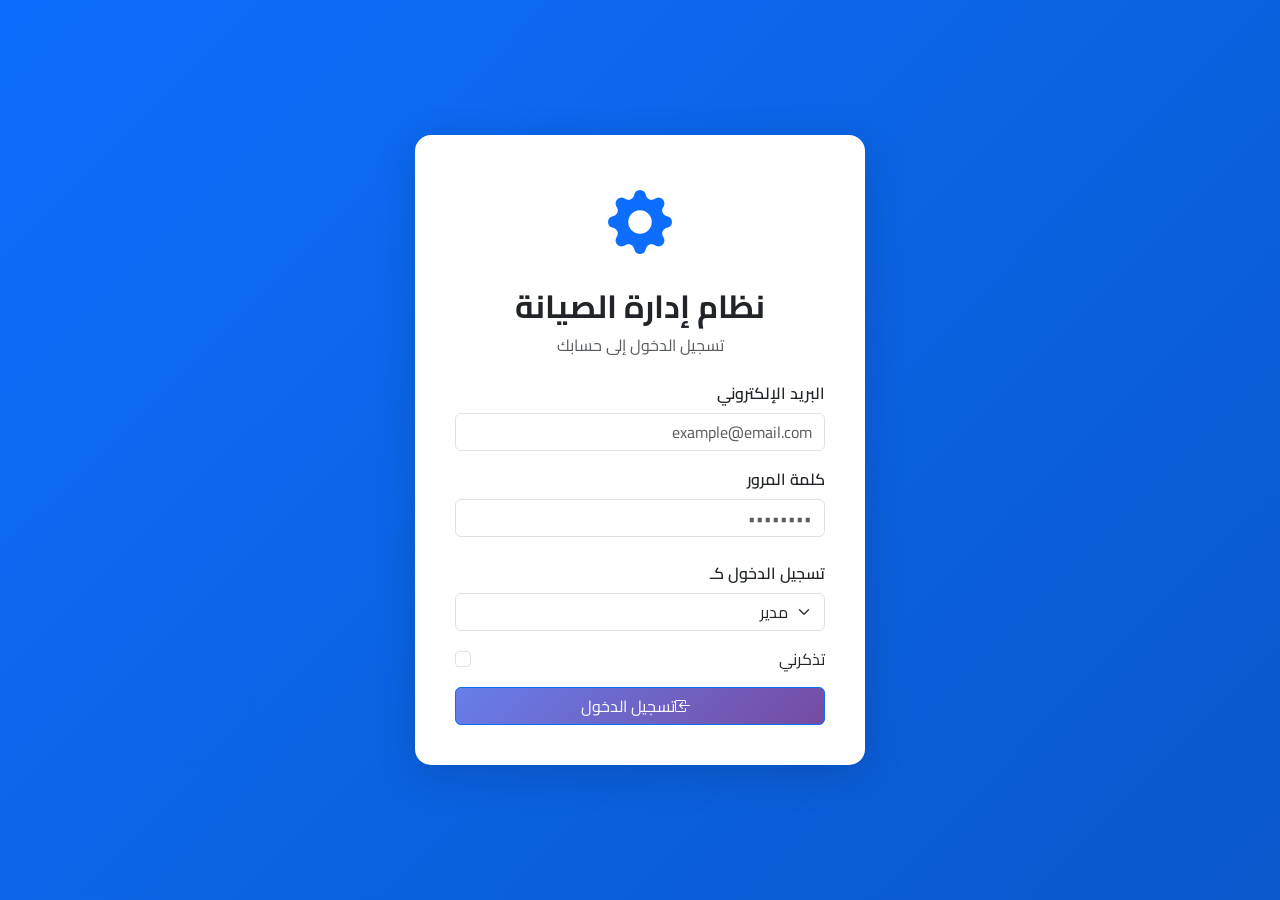
<file: index.html>
<!DOCTYPE html>
<html lang="ar" dir="rtl">
<head>
    <meta charset="UTF-8">
    <meta name="viewport" content="width=device-width, initial-scale=1.0">
    <title>نظام إدارة الصيانة - الصفحة الرئيسية</title>
    <link href="https://cdn.jsdelivr.net/npm/bootstrap@5.3.0/dist/css/bootstrap.min.css" rel="stylesheet">
    <link href="https://fonts.googleapis.com/css2?family=Cairo:wght@400;600;700&display=swap" rel="stylesheet">
    <link rel="stylesheet" href="https://cdn.jsdelivr.net/npm/bootstrap-icons@1.11.1/font/bootstrap-icons.css">
    <link rel="stylesheet" href="main.css">
</head>
<body>
    <div id="app-container"></div>

    <script src="https://cdn.jsdelivr.net/npm/bootstrap@5.3.0/dist/js/bootstrap.bundle.min.js"></script>
    <script src="js/navigation.js"></script>
    <script>
        // Initialize the application
        document.addEventListener('DOMContentLoaded', function() {
            // Check if user is logged in
            const isLoggedIn = localStorage.getItem('isLoggedIn');
            if (isLoggedIn === 'true') {
                const userRole = localStorage.getItem('userRole') || 'admin';
                loadPage('dashboard.html');
            } else {
                loadPage('login.html');
            }
        });

        function loadPage(page) {
            fetch(page)
                .then(response => response.text())
                .then(html => {
                    document.getElementById('app-container').innerHTML = html;
                })
                .catch(error => {
                    console.error('Error loading page:', error);
                });
        }
    </script>
</body>
</html>
</file>
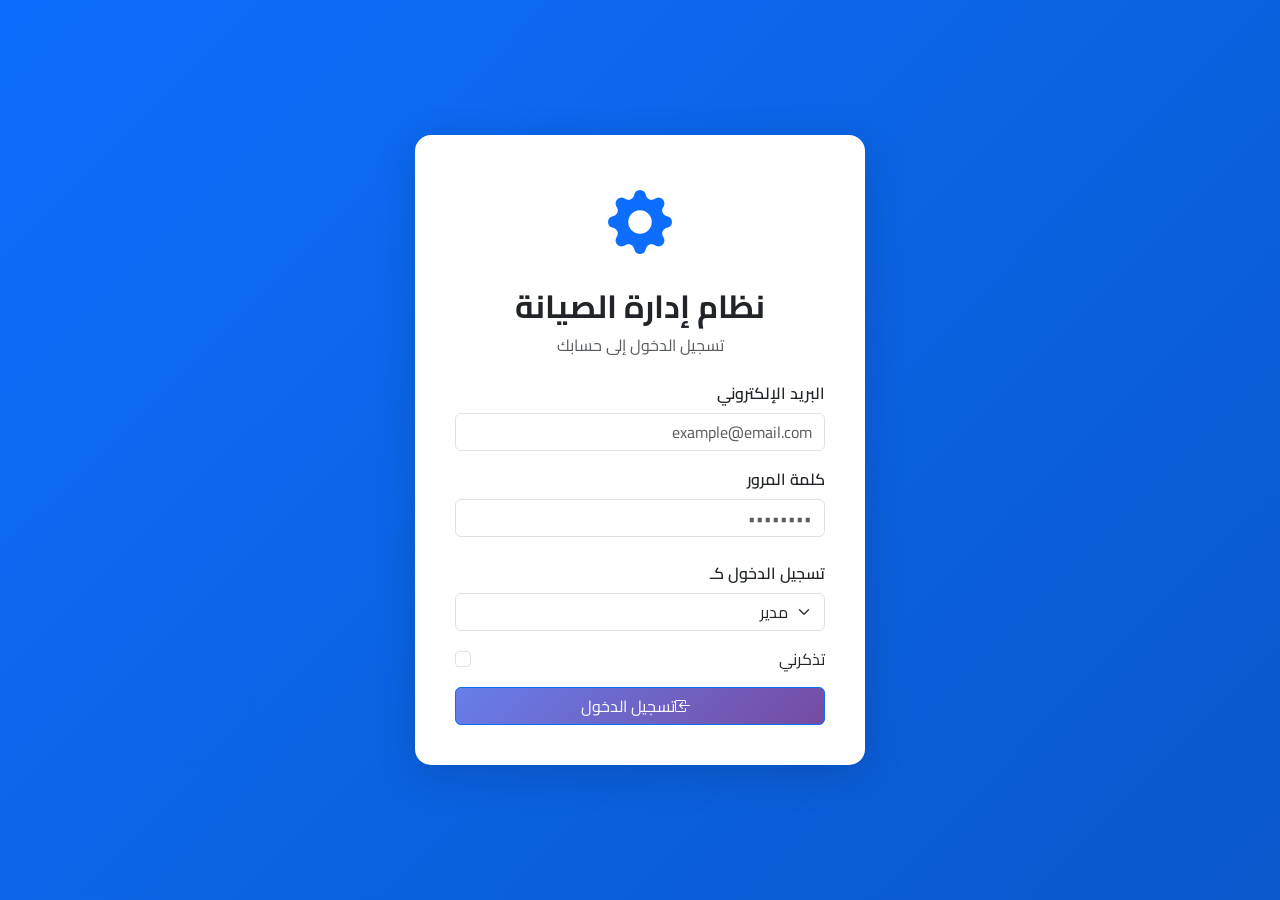
<file: login.html>
<!DOCTYPE html>
<html lang="ar" dir="rtl">
<head>
	<link rel="stylesheet" href="main.css">

    <meta charset="UTF-8">
    <meta name="viewport" content="width=device-width, initial-scale=1.0">
    <title>تسجيل الدخول</title>
    <link href="https://cdn.jsdelivr.net/npm/bootstrap@5.3.0/dist/css/bootstrap.min.css" rel="stylesheet">
    <link href="https://fonts.googleapis.com/css2?family=Cairo:wght@400;600;700&display=swap" rel="stylesheet">
    <link rel="stylesheet" href="https://cdn.jsdelivr.net/npm/bootstrap-icons@1.11.1/font/bootstrap-icons.css">
    <style>
        * { font-family: 'Cairo', sans-serif; }
        .login-container {
            min-height: 100vh;
            display: flex;
            align-items: center;
            justify-content: center;
            background: linear-gradient(135deg, #0d6efd 0%, #0a58ca 100%);
        }
        .login-card {
            background: white;
            border-radius: 16px;
            box-shadow: 0 10px 40px rgba(0,0,0,0.15);
            padding: 40px;
            max-width: 450px;
            width: 100%;
        }
    </style>
</head>
<body>
    <div class="login-container">
        <div class="login-card">
            <div class="text-center mb-4">
                <i class="bi bi-gear-fill text-primary" style="font-size: 64px;"></i>
                <h2 class="fw-bold mt-3">نظام إدارة الصيانة</h2>
                <p class="text-muted">تسجيل الدخول إلى حسابك</p>
            </div>
            <form id="loginForm">
                <div class="mb-3">
                    <label class="form-label fw-semibold">البريد الإلكتروني</label>
                    <input type="email" class="form-control" id="email" placeholder="example@email.com" required>
                </div>
                <div class="mb-4">
                    <label class="form-label fw-semibold">كلمة المرور</label>
                    <input type="password" class="form-control" id="password" placeholder="••••••••" required>
                </div>
                <div class="mb-3">
                    <label class="form-label fw-semibold">تسجيل الدخول كـ</label>
                    <select class="form-select" id="userRole">
                        <option value="admin">مدير</option>
                        <option value="mechanic">ميكانيكي</option>
                        <option value="driver">سائق</option>
                    </select>
                </div>
                <div class="mb-3 form-check">
                    <input type="checkbox" class="form-check-input" id="remember">
                    <label class="form-check-label" for="remember">تذكرني</label>
                </div>
                <button type="submit" class="btn btn-primary w-100">
                    <i class="bi bi-box-arrow-in-left me-2"></i>تسجيل الدخول
                </button>
            </form>
        </div>
    </div>

    <script>
        document.getElementById('loginForm').addEventListener('submit', function(e) {
            e.preventDefault();
            const role = document.getElementById('userRole').value;
            localStorage.setItem('isLoggedIn', 'true');
            localStorage.setItem('userRole', role);
            
            // Redirect based on role
            if (role === 'admin') {
                window.location.href = 'dashboard.html';
            } else if (role === 'mechanic') {
                window.location.href = 'mechanic-tasks.html';
            } else if (role === 'driver') {
                window.location.href = 'my-vehicle.html';
            }
        });
    </script>
</body>
</html>
</file>
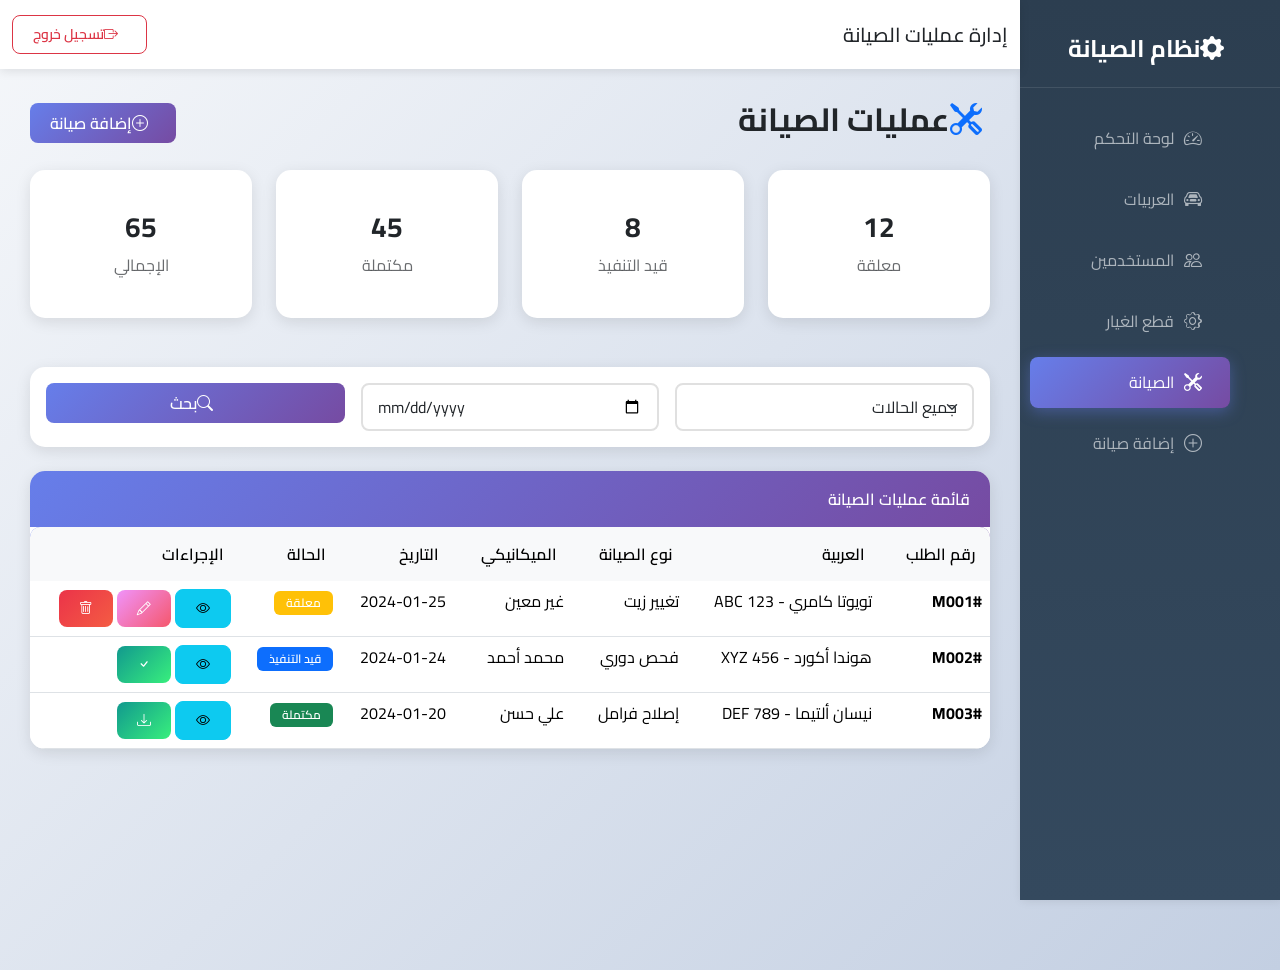
<file: maintenance.html>
<!DOCTYPE html>
<html lang="ar" dir="rtl">
<head>
    <meta charset="UTF-8">
    <meta name="viewport" content="width=device-width, initial-scale=1.0">
    <title>إدارة الصيانة</title>
    <link href="https://cdn.jsdelivr.net/npm/bootstrap@5.3.0/dist/css/bootstrap.min.css" rel="stylesheet">
    <link href="https://fonts.googleapis.com/css2?family=Cairo:wght@400;600;700&display=swap" rel="stylesheet">
    <link rel="stylesheet" href="https://cdn.jsdelivr.net/npm/bootstrap-icons@1.11.1/font/bootstrap-icons.css">
    <link rel="stylesheet" href="main.css">
</head>
<body>
    <!-- Sidebar -->
    <div class="sidebar">
        <div class="sidebar-brand text-white">
            <h4 class="fw-bold"><i class="bi bi-gear-fill me-2"></i>نظام الصيانة</h4>
        </div>
        <ul class="nav flex-column">
            <li class="nav-item"><a class="nav-link" href="dashboard.html"><i class="bi bi-speedometer2 me-2"></i>لوحة التحكم</a></li>
            <li class="nav-item"><a class="nav-link" href="vehicles.html"><i class="bi bi-car-front me-2"></i>العربيات</a></li>
            <li class="nav-item"><a class="nav-link" href="users.html"><i class="bi bi-people me-2"></i>المستخدمين</a></li>
            <li class="nav-item"><a class="nav-link" href="spare-parts.html"><i class="bi bi-gear me-2"></i>قطع الغيار</a></li>
            <li class="nav-item"><a class="nav-link active" href="maintenance.html"><i class="bi bi-tools me-2"></i>الصيانة</a></li>
            <li class="nav-item"><a class="nav-link" href="add-maintenance.html"><i class="bi bi-plus-circle me-2"></i>إضافة صيانة</a></li>
        </ul>
    </div>

    <!-- Navbar -->
    <nav class="navbar navbar-light bg-light fixed-top">
        <div class="container-fluid">
            <h5 class="mb-0">إدارة عمليات الصيانة</h5>
            <button class="btn btn-outline-danger btn-sm" onclick="logout()"><i class="bi bi-box-arrow-right me-2"></i>تسجيل خروج</button>
        </div>
    </nav>

    <!-- Main Content -->
    <div class="main-content">
        <div class="d-flex justify-content-between align-items-center mb-4">
            <h2 class="fw-bold"><i class="bi bi-tools text-primary me-2"></i>عمليات الصيانة</h2>
            <a href="add-maintenance.html" class="btn btn-primary"><i class="bi bi-plus-circle me-2"></i>إضافة صيانة</a>
        </div>

        <!-- Statistics -->
        <div class="row g-4 mb-4">
            <div class="col-md-3">
                <div class="card stats-card">
                    <div class="card-body"><h3 class="fw-bold">12</h3><p class="text-muted mb-0">معلقة</p></div>
                </div>
            </div>
            <div class="col-md-3">
                <div class="card stats-card">
                    <div class="card-body"><h3 class="fw-bold">8</h3><p class="text-muted mb-0">قيد التنفيذ</p></div>
                </div>
            </div>
            <div class="col-md-3">
                <div class="card stats-card">
                    <div class="card-body"><h3 class="fw-bold">45</h3><p class="text-muted mb-0">مكتملة</p></div>
                </div>
            </div>
            <div class="col-md-3">
                <div class="card stats-card">
                    <div class="card-body"><h3 class="fw-bold">65</h3><p class="text-muted mb-0">الإجمالي</p></div>
                </div>
            </div>
        </div>

        <!-- Filter Bar -->
        <div class="card mb-4">
            <div class="card-body">
                <div class="row g-3">
                    <div class="col-md-4">
                        <select class="form-select" id="statusFilter" onchange="filterTable()">
                            <option value="all">جميع الحالات</option>
                            <option value="pending">معلقة</option>
                            <option value="in_progress">قيد التنفيذ</option>
                            <option value="completed">مكتملة</option>
                        </select>
                    </div>
                    <div class="col-md-4">
                        <input type="date" class="form-control" id="dateFrom">
                    </div>
                    <div class="col-md-4">
                        <button class="btn btn-primary w-100" onclick="applyFilters()"><i class="bi bi-search me-2"></i>بحث</button>
                    </div>
                </div>
            </div>
        </div>

        <!-- Table -->
        <div class="card">
            <div class="card-header bg-white py-3">
                <span class="fw-semibold">قائمة عمليات الصيانة</span>
            </div>
            <div class="card-body p-0">
                <div class="table-responsive">
                    <table class="table table-hover mb-0" id="maintenanceTable">
                        <thead class="table-light">
                            <tr>
                                <th>رقم الطلب</th>
                                <th>العربية</th>
                                <th>نوع الصيانة</th>
                                <th>الميكانيكي</th>
                                <th>التاريخ</th>
                                <th>الحالة</th>
                                <th>الإجراءات</th>
                            </tr>
                        </thead>
                        <tbody>
                            <tr data-status="pending">
                                <td><strong>#M001</strong></td>
                                <td>تويوتا كامري - ABC 123</td>
                                <td>تغيير زيت</td>
                                <td>غير معين</td>
                                <td>2024-01-25</td>
                                <td><span class="badge bg-warning">معلقة</span></td>
                                <td>
                                    <button class="btn btn-sm btn-info" onclick="viewDetails(1)"><i class="bi bi-eye"></i></button>
                                    <button class="btn btn-sm btn-warning" onclick="editMaintenance(1)"><i class="bi bi-pencil"></i></button>
                                    <button class="btn btn-sm btn-danger" onclick="deleteMaintenance(1)"><i class="bi bi-trash"></i></button>
                                </td>
                            </tr>
                            <tr data-status="in_progress">
                                <td><strong>#M002</strong></td>
                                <td>هوندا أكورد - XYZ 456</td>
                                <td>فحص دوري</td>
                                <td>محمد أحمد</td>
                                <td>2024-01-24</td>
                                <td><span class="badge bg-primary">قيد التنفيذ</span></td>
                                <td>
                                    <button class="btn btn-sm btn-info" onclick="viewDetails(2)"><i class="bi bi-eye"></i></button>
                                    <button class="btn btn-sm btn-success" onclick="completeMaintenance(2)"><i class="bi bi-check"></i></button>
                                </td>
                            </tr>
                            <tr data-status="completed">
                                <td><strong>#M003</strong></td>
                                <td>نيسان ألتيما - DEF 789</td>
                                <td>إصلاح فرامل</td>
                                <td>علي حسن</td>
                                <td>2024-01-20</td>
                                <td><span class="badge bg-success">مكتملة</span></td>
                                <td>
                                    <button class="btn btn-sm btn-info" onclick="viewDetails(3)"><i class="bi bi-eye"></i></button>
                                    <button class="btn btn-sm btn-success" onclick="downloadInvoice(3)"><i class="bi bi-download"></i></button>
                                </td>
                            </tr>
                        </tbody>
                    </table>
                </div>
            </div>
        </div>
    </div>

    <!-- Scripts -->
    <script src="https://cdn.jsdelivr.net/npm/bootstrap@5.3.0/dist/js/bootstrap.bundle.min.js"></script>
    <script src="js/navigation.js"></script>
    <script>
        function filterTable() {
            const filter = document.getElementById('statusFilter').value;
            const rows = document.querySelectorAll('#maintenanceTable tbody tr');
            rows.forEach(row => {
                if (filter === 'all' || row.dataset.status === filter) {
                    row.style.display = '';
                } else {
                    row.style.display = 'none';
                }
            });
        }

        function applyFilters() {
            filterTable();
            alert('تم تطبيق الفلاتر');
        }

        function viewDetails(id) {
            alert('عرض تفاصيل الصيانة #M00' + id);
        }

        function editMaintenance(id) {
            alert('تعديل الصيانة #M00' + id);
        }

        function deleteMaintenance(id) {
            if(confirm('هل أنت متأكد من الحذف؟')) {
                alert('تم حذف الصيانة #M00' + id);
            }
        }

        function completeMaintenance(id) {
            if(confirm('هل تريد إكمال هذه الصيانة؟')) {
                alert('تم إكمال الصيانة #M00' + id);
            }
        }

        function downloadInvoice(id) {
            alert('جاري تحميل الفاتورة #M00' + id);
        }
    </script>
</body>
</html>
</file>
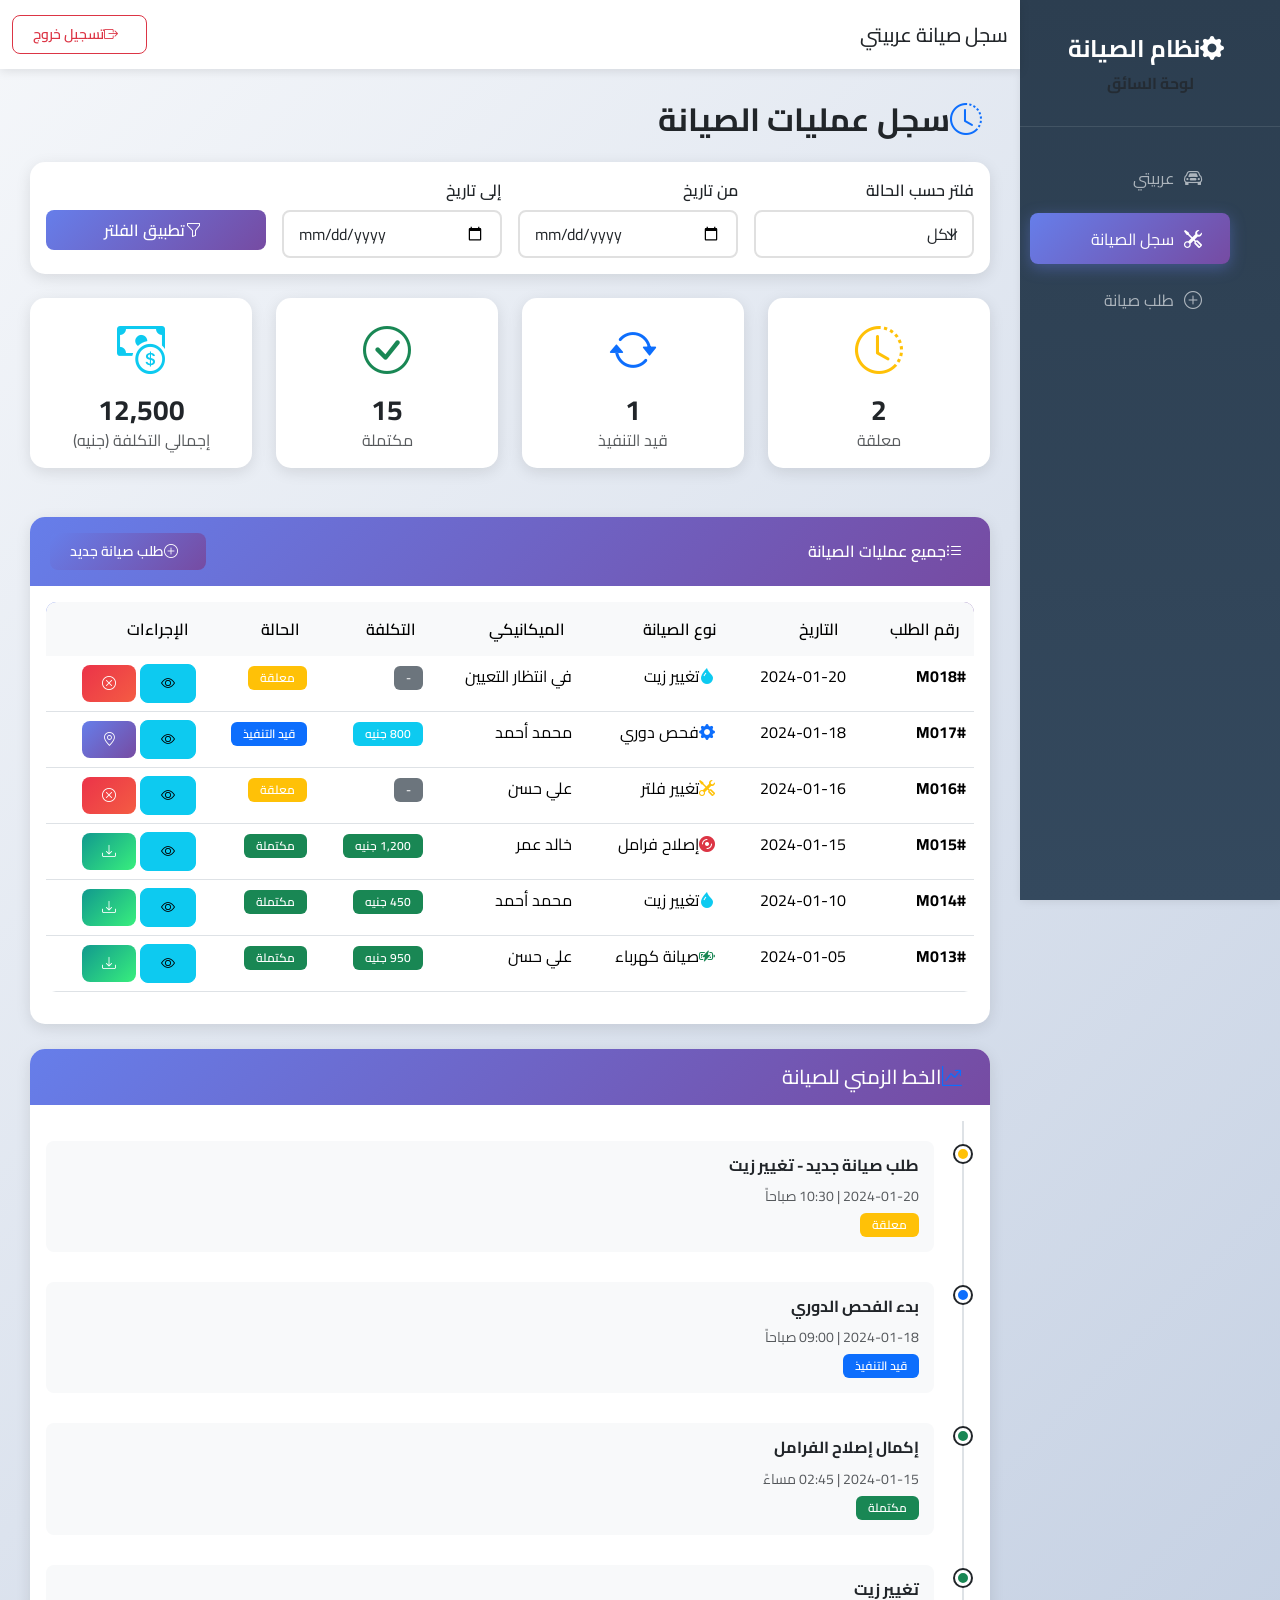
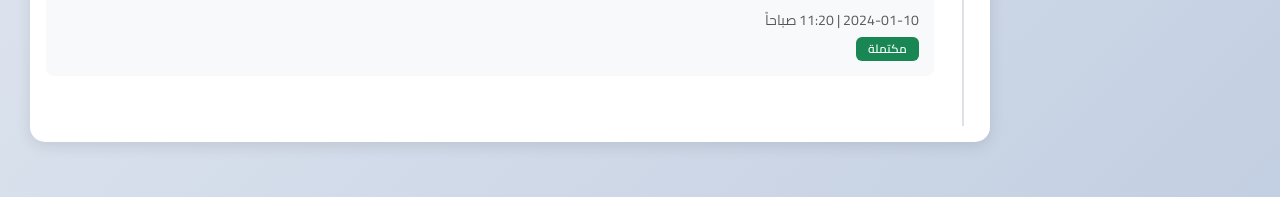
<file: my-maintenance.html>
<!DOCTYPE html>
<html lang="ar" dir="rtl">
<head>
    <meta charset="UTF-8">
    <meta name="viewport" content="width=device-width, initial-scale=1.0">
    <title>سجل الصيانة</title>
    <link href="https://cdn.jsdelivr.net/npm/bootstrap@5.3.0/dist/css/bootstrap.min.css" rel="stylesheet">
    <link href="https://fonts.googleapis.com/css2?family=Cairo:wght@400;600;700&display=swap" rel="stylesheet">
    <link rel="stylesheet" href="https://cdn.jsdelivr.net/npm/bootstrap-icons@1.11.1/font/bootstrap-icons.css">
    <link rel="stylesheet" href="main.css">
</head>
<body>
    <!-- Sidebar -->
    <div class="sidebar">
        <div class="sidebar-brand text-white">
            <h4 class="fw-bold"><i class="bi bi-gear-fill me-2"></i>نظام الصيانة</h4>
            <p class="small text-muted">لوحة السائق</p>
        </div>
        <ul class="nav flex-column">
            <li class="nav-item">
                <a class="nav-link" href="my-vehicle.html">
                    <i class="bi bi-car-front me-2"></i>عربيتي
                </a>
            </li>
            <li class="nav-item">
                <a class="nav-link active" href="my-maintenance.html">
                    <i class="bi bi-tools me-2"></i>سجل الصيانة
                </a>
            </li>
            <li class="nav-item">
                <a class="nav-link" href="#" data-bs-toggle="modal" data-bs-target="#requestMaintenanceModal">
                    <i class="bi bi-plus-circle me-2"></i>طلب صيانة
                </a>
            </li>
        </ul>
    </div>

    <!-- Navbar -->
    <nav class="navbar navbar-light bg-light fixed-top">
        <div class="container-fluid">
            <h5 class="mb-0">سجل صيانة عربيتي</h5>
            <button class="btn btn-outline-danger btn-sm" onclick="logout()">
                <i class="bi bi-box-arrow-right me-2"></i>تسجيل خروج
            </button>
        </div>
    </nav>

    <!-- Main Content -->
    <div class="main-content">
        <h2 class="fw-bold mb-4">
            <i class="bi bi-clock-history text-primary me-2"></i>سجل عمليات الصيانة
        </h2>

        <!-- Filter Bar -->
        <div class="card mb-4">
            <div class="card-body">
                <div class="row g-3">
                    <div class="col-md-3">
                        <label class="form-label fw-semibold">فلتر حسب الحالة</label>
                        <select class="form-select" id="statusFilter" onchange="filterMaintenance()">
                            <option value="all">الكل</option>
                            <option value="pending">معلقة</option>
                            <option value="in_progress">قيد التنفيذ</option>
                            <option value="done">مكتملة</option>
                        </select>
                    </div>
                    <div class="col-md-3">
                        <label class="form-label fw-semibold">من تاريخ</label>
                        <input type="date" class="form-control" id="dateFrom">
                    </div>
                    <div class="col-md-3">
                        <label class="form-label fw-semibold">إلى تاريخ</label>
                        <input type="date" class="form-control" id="dateTo">
                    </div>
                    <div class="col-md-3">
                        <label class="form-label fw-semibold">&nbsp;</label>
                        <button class="btn btn-primary w-100" onclick="applyFilter()">
                            <i class="bi bi-funnel me-2"></i>تطبيق الفلتر
                        </button>
                    </div>
                </div>
            </div>
        </div>

        <!-- Stats Summary -->
        <div class="row g-4 mb-4">
            <div class="col-md-3">
                <div class="card text-center border-warning border-2">
                    <div class="card-body">
                        <i class="bi bi-clock-history text-warning" style="font-size: 48px;"></i>
                        <h3 class="fw-bold mt-2 mb-0">2</h3>
                        <p class="text-muted mb-0">معلقة</p>
                    </div>
                </div>
            </div>
            <div class="col-md-3">
                <div class="card text-center border-primary border-2">
                    <div class="card-body">
                        <i class="bi bi-arrow-repeat text-primary" style="font-size: 48px;"></i>
                        <h3 class="fw-bold mt-2 mb-0">1</h3>
                        <p class="text-muted mb-0">قيد التنفيذ</p>
                    </div>
                </div>
            </div>
            <div class="col-md-3">
                <div class="card text-center border-success border-2">
                    <div class="card-body">
                        <i class="bi bi-check-circle text-success" style="font-size: 48px;"></i>
                        <h3 class="fw-bold mt-2 mb-0">15</h3>
                        <p class="text-muted mb-0">مكتملة</p>
                    </div>
                </div>
            </div>
            <div class="col-md-3">
                <div class="card text-center border-info border-2">
                    <div class="card-body">
                        <i class="bi bi-cash-coin text-info" style="font-size: 48px;"></i>
                        <h3 class="fw-bold mt-2 mb-0">12,500</h3>
                        <p class="text-muted mb-0">إجمالي التكلفة (جنيه)</p>
                    </div>
                </div>
            </div>
        </div>

        <!-- Maintenance List -->
        <div class="card">
            <div class="card-header bg-white d-flex justify-content-between align-items-center py-3">
                <span class="fw-semibold"><i class="bi bi-list-ul me-2"></i>جميع عمليات الصيانة</span>
                <button class="btn btn-primary btn-sm" data-bs-toggle="modal" data-bs-target="#requestMaintenanceModal">
                    <i class="bi bi-plus-circle me-2"></i>طلب صيانة جديد
                </button>
            </div>
            <div class="card-body">
                <div class="table-responsive">
                    <table class="table table-hover">
                        <thead class="table-light">
                            <tr>
                                <th>رقم الطلب</th>
                                <th>التاريخ</th>
                                <th>نوع الصيانة</th>
                                <th>الميكانيكي</th>
                                <th>التكلفة</th>
                                <th>الحالة</th>
                                <th>الإجراءات</th>
                            </tr>
                        </thead>
                        <tbody id="maintenanceTableBody">
                            <tr data-status="pending">
                                <td><strong>#M018</strong></td>
                                <td>2024-01-20</td>
                                <td><i class="bi bi-droplet-fill text-info me-2"></i>تغيير زيت</td>
                                <td>في انتظار التعيين</td>
                                <td><span class="badge bg-secondary">-</span></td>
                                <td><span class="badge bg-warning">معلقة</span></td>
                                <td>
                                    <button class="btn btn-sm btn-info" onclick="viewDetails(18)">
                                        <i class="bi bi-eye"></i>
                                    </button>
                                    <button class="btn btn-sm btn-danger" onclick="cancelRequest(18)">
                                        <i class="bi bi-x-circle"></i>
                                    </button>
                                </td>
                            </tr>
                            <tr data-status="in_progress">
                                <td><strong>#M017</strong></td>
                                <td>2024-01-18</td>
                                <td><i class="bi bi-gear-fill text-primary me-2"></i>فحص دوري</td>
                                <td>محمد أحمد</td>
                                <td><span class="badge bg-info">800 جنيه</span></td>
                                <td><span class="badge bg-primary">قيد التنفيذ</span></td>
                                <td>
                                    <button class="btn btn-sm btn-info" onclick="viewDetails(17)">
                                        <i class="bi bi-eye"></i>
                                    </button>
                                    <button class="btn btn-sm btn-primary" onclick="trackProgress(17)">
                                        <i class="bi bi-geo-alt"></i>
                                    </button>
                                </td>
                            </tr>
                            <tr data-status="pending">
                                <td><strong>#M016</strong></td>
                                <td>2024-01-16</td>
                                <td><i class="bi bi-tools text-warning me-2"></i>تغيير فلتر</td>
                                <td>علي حسن</td>
                                <td><span class="badge bg-secondary">-</span></td>
                                <td><span class="badge bg-warning">معلقة</span></td>
                                <td>
                                    <button class="btn btn-sm btn-info" onclick="viewDetails(16)">
                                        <i class="bi bi-eye"></i>
                                    </button>
                                    <button class="btn btn-sm btn-danger" onclick="cancelRequest(16)">
                                        <i class="bi bi-x-circle"></i>
                                    </button>
                                </td>
                            </tr>
                            <tr data-status="done">
                                <td><strong>#M015</strong></td>
                                <td>2024-01-15</td>
                                <td><i class="bi bi-disc-fill text-danger me-2"></i>إصلاح فرامل</td>
                                <td>خالد عمر</td>
                                <td><span class="badge bg-success">1,200 جنيه</span></td>
                                <td><span class="badge bg-success">مكتملة</span></td>
                                <td>
                                    <button class="btn btn-sm btn-info" onclick="viewDetails(15)">
                                        <i class="bi bi-eye"></i>
                                    </button>
                                    <button class="btn btn-sm btn-success" onclick="downloadInvoice(15)">
                                        <i class="bi bi-download"></i>
                                    </button>
                                </td>
                            </tr>
                            <tr data-status="done">
                                <td><strong>#M014</strong></td>
                                <td>2024-01-10</td>
                                <td><i class="bi bi-droplet-fill text-info me-2"></i>تغيير زيت</td>
                                <td>محمد أحمد</td>
                                <td><span class="badge bg-success">450 جنيه</span></td>
                                <td><span class="badge bg-success">مكتملة</span></td>
                                <td>
                                    <button class="btn btn-sm btn-info" onclick="viewDetails(14)">
                                        <i class="bi bi-eye"></i>
                                    </button>
                                    <button class="btn btn-sm btn-success" onclick="downloadInvoice(14)">
                                        <i class="bi bi-download"></i>
                                    </button>
                                </td>
                            </tr>
                            <tr data-status="done">
                                <td><strong>#M013</strong></td>
                                <td>2024-01-05</td>
                                <td><i class="bi bi-battery-charging text-success me-2"></i>صيانة كهرباء</td>
                                <td>علي حسن</td>
                                <td><span class="badge bg-success">950 جنيه</span></td>
                                <td><span class="badge bg-success">مكتملة</span></td>
                                <td>
                                    <button class="btn btn-sm btn-info" onclick="viewDetails(13)">
                                        <i class="bi bi-eye"></i>
                                    </button>
                                    <button class="btn btn-sm btn-success" onclick="downloadInvoice(13)">
                                        <i class="bi bi-download"></i>
                                    </button>
                                </td>
                            </tr>
                        </tbody>
                    </table>
                </div>
            </div>
        </div>

        <!-- Maintenance Timeline -->
        <div class="card mt-4">
            <div class="card-header bg-white py-3">
                <h5 class="mb-0"><i class="bi bi-graph-up-arrow text-primary me-2"></i>الخط الزمني للصيانة</h5>
            </div>
            <div class="card-body">
                <div class="timeline">
                    <div class="timeline-item">
                        <div class="timeline-marker bg-warning"></div>
                        <div class="timeline-content">
                            <h6 class="fw-bold">طلب صيانة جديد - تغيير زيت</h6>
                            <p class="text-muted mb-1"><small>2024-01-20 | 10:30 صباحاً</small></p>
                            <span class="badge bg-warning">معلقة</span>
                        </div>
                    </div>
                    <div class="timeline-item">
                        <div class="timeline-marker bg-primary"></div>
                        <div class="timeline-content">
                            <h6 class="fw-bold">بدء الفحص الدوري</h6>
                            <p class="text-muted mb-1"><small>2024-01-18 | 09:00 صباحاً</small></p>
                            <span class="badge bg-primary">قيد التنفيذ</span>
                        </div>
                    </div>
                    <div class="timeline-item">
                        <div class="timeline-marker bg-success"></div>
                        <div class="timeline-content">
                            <h6 class="fw-bold">إكمال إصلاح الفرامل</h6>
                            <p class="text-muted mb-1"><small>2024-01-15 | 02:45 مساءً</small></p>
                            <span class="badge bg-success">مكتملة</span>
                        </div>
                    </div>
                    <div class="timeline-item">
                        <div class="timeline-marker bg-success"></div>
                        <div class="timeline-content">
                            <h6 class="fw-bold">تغيير زيت</h6>
                            <p class="text-muted mb-1"><small>2024-01-10 | 11:20 صباحاً</small></p>
                            <span class="badge bg-success">مكتملة</span>
                        </div>
                    </div>
                </div>
            </div>
        </div>
    </div>

    <!-- Request Maintenance Modal -->
    <div class="modal fade" id="requestMaintenanceModal" tabindex="-1">
        <div class="modal-dialog">
            <div class="modal-content">
                <div class="modal-header">
                    <h5 class="modal-title"><i class="bi bi-plus-circle me-2"></i>طلب صيانة جديد</h5>
                    <button type="button" class="btn-close" data-bs-dismiss="modal"></button>
                </div>
                <div class="modal-body">
                    <form id="requestMaintenanceForm">
                        <div class="mb-3">
                            <label class="form-label fw-semibold">نوع الصيانة</label>
                            <select class="form-select" required>
                                <option value="">اختر نوع الصيانة</option>
                                <option>تغيير زيت</option>
                                <option>فحص دوري</option>
                                <option>تغيير فلتر</option>
                                <option>إصلاح فرامل</option>
                                <option>صيانة كهرباء</option>
                                <option>أخرى</option>
                            </select>
                        </div>
                        <div class="mb-3">
                            <label class="form-label fw-semibold">الأولوية</label>
                            <select class="form-select" required>
                                <option value="low">منخفضة</option>
                                <option value="medium" selected>متوسطة</option>
                                <option value="high">عالية</option>
                            </select>
                        </div>
                        <div class="mb-3">
                            <label class="form-label fw-semibold">الوصف</label>
                            <textarea class="form-control" rows="4" placeholder="اكتب وصف تفصيلي للمشكلة..." required></textarea>
                        </div>
                        <div class="mb-3">
                            <label class="form-label fw-semibold">التاريخ المفضل</label>
                            <input type="date" class="form-control" required>
                        </div>
                    </form>
                </div>
                <div class="modal-footer">
                    <button type="button" class="btn btn-secondary" data-bs-dismiss="modal">إلغاء</button>
                    <button type="button" class="btn btn-primary" onclick="submitMaintenanceRequest()">
                        <i class="bi bi-send me-2"></i>إرسال الطلب
                    </button>
                </div>
            </div>
        </div>
    </div>

    <!-- View Details Modal -->
    <div class="modal fade" id="detailsModal" tabindex="-1">
        <div class="modal-dialog modal-lg">
            <div class="modal-content">
                <div class="modal-header bg-primary text-white">
                    <h5 class="modal-title"><i class="bi bi-info-circle me-2"></i>تفاصيل الصيانة</h5>
                    <button type="button" class="btn-close btn-close-white" data-bs-dismiss="modal"></button>
                </div>
                <div class="modal-body" id="detailsContent">
                    <!-- Details will be loaded here -->
                </div>
            </div>
        </div>
    </div>

    <script src="https://cdn.jsdelivr.net/npm/bootstrap@5.3.0/dist/js/bootstrap.bundle.min.js"></script>
    <script src="js/navigation.js"></script>
    <script>
        function filterMaintenance() {
            const filter = document.getElementById('statusFilter').value;
            const rows = document.querySelectorAll('#maintenanceTableBody tr');
            
            rows.forEach(row => {
                if (filter === 'all' || row.dataset.status === filter) {
                    row.style.display = '';
                } else {
                    row.style.display = 'none';
                }
            });
        }

        function applyFilter() {
            filterMaintenance();
            alert('تم تطبيق الفلتر');
        }

        function submitMaintenanceRequest() {
            alert('تم إرسال طلب الصيانة بنجاح! سيتم التواصل معك قريباً.');
            bootstrap.Modal.getInstance(document.getElementById('requestMaintenanceModal')).hide();
            document.getElementById('requestMaintenanceForm').reset();
        }

        function viewDetails(id) {
            const details = `
                <div class="row">
                    <div class="col-md-6 mb-3">
                        <strong>رقم الطلب:</strong> #M0${id}
                    </div>
                    <div class="col-md-6 mb-3">
                        <strong>التاريخ:</strong> 2024-01-15
                    </div>
                    <div class="col-md-6 mb-3">
                        <strong>نوع الصيانة:</strong> إصلاح فرامل
                    </div>
                    <div class="col-md-6 mb-3">
                        <strong>الميكانيكي:</strong> محمد أحمد
                    </div>
                    <div class="col-md-6 mb-3">
                        <strong>التكلفة:</strong> 1,200 جنيه
                    </div>
                    <div class="col-md-6 mb-3">
                        <strong>الحالة:</strong> <span class="badge bg-success">مكتملة</span>
                    </div>
                    <div class="col-12 mb-3">
                        <strong>الوصف:</strong><br>
                        <p class="text-muted">تم تغيير فحمات الفرامل الأمامية والخلفية وتنظيف نظام الفرامل بالكامل.</p>
                    </div>
                    <div class="col-12">
                        <strong>قطع الغيار المستخدمة:</strong>
                        <ul class="list-group mt-2">
                            <li class="list-group-item d-flex justify-content-between">
                                <span>فحمات فرامل أمامية</span>
                                <span class="badge bg-primary">600 جنيه</span>
                            </li>
                            <li class="list-group-item d-flex justify-content-between">
                                <span>فحمات فرامل خلفية</span>
                                <span class="badge bg-primary">500 جنيه</span>
                            </li>
                            <li class="list-group-item d-flex justify-content-between">
                                <span>زيت فرامل</span>
                                <span class="badge bg-primary">100 جنيه</span>
                            </li>
                        </ul>
                    </div>
                </div>
            `;
            document.getElementById('detailsContent').innerHTML = details;
            new bootstrap.Modal(document.getElementById('detailsModal')).show();
        }

        function cancelRequest(id) {
            if (confirm('هل أنت متأكد من إلغاء طلب الصيانة #M0' + id + '؟')) {
                alert('تم إلغاء الطلب بنجاح');
                location.reload();
            }
        }

        function trackProgress(id) {
            alert('تتبع الصيانة #M0' + id + '\n\nالحالة: قيد التنفيذ\nالتقدم: 60%\nالوقت المتبقي المتوقع: ساعتين');
        }

        function downloadInvoice(id) {
            alert('جاري تحميل الفاتورة #M0' + id + '...');
        }

        // Timeline styling
        const style = document.createElement('style');
        style.textContent = `
            .timeline {
                position: relative;
                padding: 20px 0;
            }
            .timeline::before {
                content: '';
                position: absolute;
                top: 0;
                right: 10px;
                width: 2px;
                height: 100%;
                background: #dee2e6;
            }
            .timeline-item {
                position: relative;
                padding-right: 40px;
                padding-bottom: 30px;
            }
            .timeline-marker {
                position: absolute;
                right: 3px;
                top: 5px;
                width: 16px;
                height: 16px;
                border-radius: 50%;
                border: 3px solid white;
                box-shadow: 0 0 0 2px currentColor;
            }
            .timeline-content {
                background: #f8f9fa;
                padding: 15px;
                border-radius: 8px;
            }
        `;
        document.head.appendChild(style);
    </script>
</body>
</html>
</file>
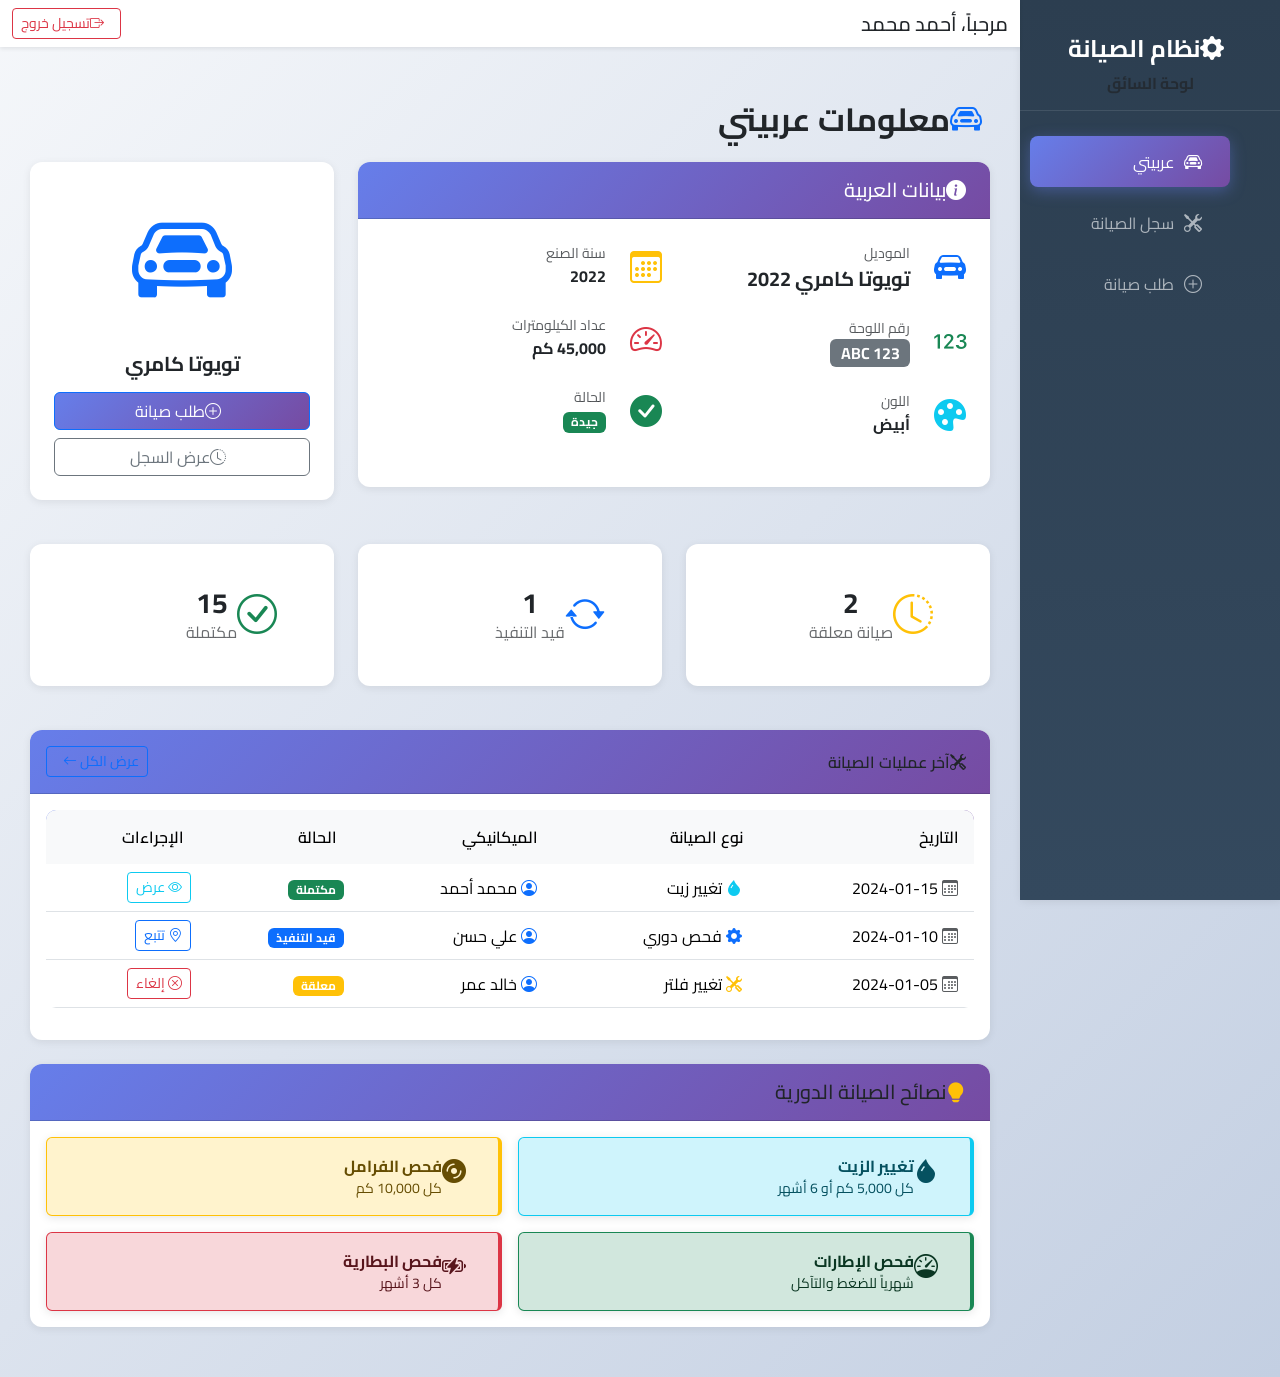
<file: my-vehicle.html>
<!DOCTYPE html>
<html lang="ar" dir="rtl">
<head>
<link rel="stylesheet" href="main.css">

    <meta charset="UTF-8">
    <meta name="viewport" content="width=device-width, initial-scale=1.0">
    <title>عربيتي - نظام إدارة الصيانة</title>
    <link href="https://cdn.jsdelivr.net/npm/bootstrap@5.3.0/dist/css/bootstrap.min.css" rel="stylesheet">
    <link href="https://fonts.googleapis.com/css2?family=Cairo:wght@400;600;700&display=swap" rel="stylesheet">
    <link rel="stylesheet" href="https://cdn.jsdelivr.net/npm/bootstrap-icons@1.11.1/font/bootstrap-icons.css">
    <style>
        * {
            font-family: 'Cairo', sans-serif;
        }

        body {
            background-color: #f8f9fa;
        }

        .sidebar {
            position: fixed;
            top: 0;
            right: 0;
            height: 100vh;
            width: 260px;
            background-color: #212529;
            padding-top: 20px;
            z-index: 1000;
            overflow-y: auto;
        }

        .sidebar-brand {
            padding: 15px 20px;
            text-align: center;
            border-bottom: 1px solid rgba(255,255,255,0.1);
            margin-bottom: 20px;
        }

        .sidebar .nav-link {
            color: #adb5bd;
            padding: 12px 20px;
            margin: 5px 10px;
            border-radius: 8px;
            transition: all 0.3s;
        }

        .sidebar .nav-link:hover {
            background-color: rgba(13, 110, 253, 0.1);
            color: #0d6efd;
        }

        .sidebar .nav-link.active {
            background-color: #0d6efd;
            color: white;
        }

        .navbar {
            margin-right: 260px;
            background-color: white !important;
            box-shadow: 0 2px 4px rgba(0,0,0,0.08);
        }

        .main-content {
            margin-right: 260px;
            padding: 30px;
            margin-top: 70px;
        }

        .card {
            border: none;
            border-radius: 12px;
            box-shadow: 0 2px 8px rgba(0,0,0,0.08);
            margin-bottom: 20px;
        }

        .stats-card {
            transition: all 0.3s;
        }

        .stats-card:hover {
            transform: translateY(-5px);
            box-shadow: 0 4px 16px rgba(0,0,0,0.12);
        }

        .modal-content {
            border-radius: 12px;
        }

        .modal-header {
            background-color: #0d6efd;
            color: white;
            border-radius: 12px 12px 0 0;
        }

        .modal-header .btn-close {
            filter: brightness(0) invert(1);
        }

        .vehicle-icon-large {
            font-size: 100px;
            color: #0d6efd;
        }

        .info-item {
            display: flex;
            align-items: start;
            margin-bottom: 1.5rem;
        }

        .info-icon {
            font-size: 2rem;
            margin-left: 1rem;
            min-width: 40px;
        }

        .border-start-custom {
            border-right-width: 4px !important;
        }
    </style>
</head>
<body>
    <!-- Sidebar -->
    <div class="sidebar">
        <div class="sidebar-brand text-white">
            <h4 class="fw-bold"><i class="bi bi-gear-fill me-2"></i>نظام الصيانة</h4>
            <p class="small text-muted mb-0">لوحة السائق</p>
        </div>
        <ul class="nav flex-column">
            <li class="nav-item">
                <a class="nav-link active" href="my-vehicle.html">
                    <i class="bi bi-car-front me-2"></i>عربيتي
                </a>
            </li>
            <li class="nav-item">
                <a class="nav-link" href="my-maintenance.html">
                    <i class="bi bi-tools me-2"></i>سجل الصيانة
                </a>
            </li>
            <li class="nav-item">
                <a class="nav-link" href="#" data-bs-toggle="modal" data-bs-target="#requestMaintenanceModal">
                    <i class="bi bi-plus-circle me-2"></i>طلب صيانة
                </a>
            </li>
        </ul>
    </div>

    <!-- Navbar -->
    <nav class="navbar navbar-light bg-light fixed-top">
        <div class="container-fluid">
            <h5 class="mb-0">مرحباً، أحمد محمد</h5>
            <button class="btn btn-outline-danger btn-sm" onclick="logout()">
                <i class="bi bi-box-arrow-right me-2"></i>تسجيل خروج
            </button>
        </div>
    </nav>

    <!-- Main Content -->
    <div class="main-content">
        <h2 class="fw-bold mb-4">
            <i class="bi bi-car-front text-primary me-2"></i>معلومات عربيتي
        </h2>

        <!-- Vehicle Info Card -->
        <div class="row mb-4">
            <div class="col-lg-8">
                <div class="card">
                    <div class="card-header bg-primary text-white py-3">
                        <h5 class="mb-0"><i class="bi bi-info-circle-fill me-2"></i>بيانات العربية</h5>
                    </div>
                    <div class="card-body p-4">
                        <div class="row g-4">
                            <div class="col-md-6">
                                <div class="info-item">
                                    <i class="bi bi-car-front-fill text-primary info-icon"></i>
                                    <div>
                                        <small class="text-muted d-block">الموديل</small>
                                        <strong class="fs-5">تويوتا كامري 2022</strong>
                                    </div>
                                </div>
                                <div class="info-item">
                                    <i class="bi bi-123 text-success info-icon"></i>
                                    <div>
                                        <small class="text-muted d-block">رقم اللوحة</small>
                                        <span class="badge bg-secondary fs-6">ABC 123</span>
                                    </div>
                                </div>
                                <div class="info-item">
                                    <i class="bi bi-palette-fill text-info info-icon"></i>
                                    <div>
                                        <small class="text-muted d-block">اللون</small>
                                        <strong>أبيض</strong>
                                    </div>
                                </div>
                            </div>
                            <div class="col-md-6">
                                <div class="info-item">
                                    <i class="bi bi-calendar3 text-warning info-icon"></i>
                                    <div>
                                        <small class="text-muted d-block">سنة الصنع</small>
                                        <strong>2022</strong>
                                    </div>
                                </div>
                                <div class="info-item">
                                    <i class="bi bi-speedometer2 text-danger info-icon"></i>
                                    <div>
                                        <small class="text-muted d-block">عداد الكيلومترات</small>
                                        <strong>45,000 كم</strong>
                                    </div>
                                </div>
                                <div class="info-item">
                                    <i class="bi bi-check-circle-fill text-success info-icon"></i>
                                    <div>
                                        <small class="text-muted d-block">الحالة</small>
                                        <span class="badge bg-success">جيدة</span>
                                    </div>
                                </div>
                            </div>
                        </div>
                    </div>
                </div>
            </div>

            <div class="col-lg-4">
                <div class="card text-center">
                    <div class="card-body p-4">
                        <i class="bi bi-car-front vehicle-icon-large"></i>
                        <h5 class="mt-3 mb-3 fw-bold">تويوتا كامري</h5>
                        <button class="btn btn-primary w-100 mb-2" data-bs-toggle="modal" data-bs-target="#requestMaintenanceModal">
                            <i class="bi bi-plus-circle me-2"></i>طلب صيانة
                        </button>
                        <button class="btn btn-outline-secondary w-100" onclick="window.location.href='my-maintenance.html'">
                            <i class="bi bi-clock-history me-2"></i>عرض السجل
                        </button>
                    </div>
                </div>
            </div>
        </div>

        <!-- Maintenance Status -->
        <div class="row g-4 mb-4">
            <div class="col-md-4">
                <div class="card stats-card border-start-custom border-warning">
                    <div class="card-body">
                        <div class="d-flex align-items-center">
                            <i class="bi bi-clock-history text-warning fs-1 me-3"></i>
                            <div>
                                <h3 class="fw-bold mb-0">2</h3>
                                <p class="text-muted mb-0">صيانة معلقة</p>
                            </div>
                        </div>
                    </div>
                </div>
            </div>
            <div class="col-md-4">
                <div class="card stats-card border-start-custom border-primary">
                    <div class="card-body">
                        <div class="d-flex align-items-center">
                            <i class="bi bi-arrow-repeat text-primary fs-1 me-3"></i>
                            <div>
                                <h3 class="fw-bold mb-0">1</h3>
                                <p class="text-muted mb-0">قيد التنفيذ</p>
                            </div>
                        </div>
                    </div>
                </div>
            </div>
            <div class="col-md-4">
                <div class="card stats-card border-start-custom border-success">
                    <div class="card-body">
                        <div class="d-flex align-items-center">
                            <i class="bi bi-check-circle text-success fs-1 me-3"></i>
                            <div>
                                <h3 class="fw-bold mb-0">15</h3>
                                <p class="text-muted mb-0">مكتملة</p>
                            </div>
                        </div>
                    </div>
                </div>
            </div>
        </div>

        <!-- Recent Maintenance -->
        <div class="card">
            <div class="card-header bg-white d-flex justify-content-between align-items-center py-3">
                <span class="fw-semibold"><i class="bi bi-tools me-2"></i>آخر عمليات الصيانة</span>
                <a href="my-maintenance.html" class="btn btn-sm btn-outline-primary">
                    عرض الكل <i class="bi bi-arrow-left ms-2"></i>
                </a>
            </div>
            <div class="card-body">
                <div class="table-responsive">
                    <table class="table table-hover align-middle">
                        <thead class="table-light">
                            <tr>
                                <th>التاريخ</th>
                                <th>نوع الصيانة</th>
                                <th>الميكانيكي</th>
                                <th>الحالة</th>
                                <th>الإجراءات</th>
                            </tr>
                        </thead>
                        <tbody>
                            <tr>
                                <td>
                                    <i class="bi bi-calendar3 text-muted me-2"></i>
                                    2024-01-15
                                </td>
                                <td>
                                    <i class="bi bi-droplet-fill text-info me-2"></i>
                                    تغيير زيت
                                </td>
                                <td>
                                    <i class="bi bi-person-circle text-primary me-2"></i>
                                    محمد أحمد
                                </td>
                                <td><span class="badge bg-success">مكتملة</span></td>
                                <td>
                                    <button class="btn btn-sm btn-outline-info" onclick="viewMaintenanceDetails(1)">
                                        <i class="bi bi-eye"></i> عرض
                                    </button>
                                </td>
                            </tr>
                            <tr>
                                <td>
                                    <i class="bi bi-calendar3 text-muted me-2"></i>
                                    2024-01-10
                                </td>
                                <td>
                                    <i class="bi bi-gear-fill text-primary me-2"></i>
                                    فحص دوري
                                </td>
                                <td>
                                    <i class="bi bi-person-circle text-primary me-2"></i>
                                    علي حسن
                                </td>
                                <td><span class="badge bg-primary">قيد التنفيذ</span></td>
                                <td>
                                    <button class="btn btn-sm btn-outline-primary" onclick="trackMaintenance(2)">
                                        <i class="bi bi-geo-alt"></i> تتبع
                                    </button>
                                </td>
                            </tr>
                            <tr>
                                <td>
                                    <i class="bi bi-calendar3 text-muted me-2"></i>
                                    2024-01-05
                                </td>
                                <td>
                                    <i class="bi bi-tools text-warning me-2"></i>
                                    تغيير فلتر
                                </td>
                                <td>
                                    <i class="bi bi-person-circle text-primary me-2"></i>
                                    خالد عمر
                                </td>
                                <td><span class="badge bg-warning">معلقة</span></td>
                                <td>
                                    <button class="btn btn-sm btn-outline-danger" onclick="cancelMaintenance(3)">
                                        <i class="bi bi-x-circle"></i> إلغاء
                                    </button>
                                </td>
                            </tr>
                        </tbody>
                    </table>
                </div>
            </div>
        </div>

        <!-- Maintenance Tips -->
        <div class="card mt-4">
            <div class="card-header bg-white py-3">
                <h5 class="mb-0"><i class="bi bi-lightbulb-fill text-warning me-2"></i>نصائح الصيانة الدورية</h5>
            </div>
            <div class="card-body">
                <div class="row g-3">
                    <div class="col-md-6">
                        <div class="alert alert-info border-start-custom border-info mb-0">
                            <div class="d-flex align-items-start">
                                <i class="bi bi-droplet-fill fs-4 me-3"></i>
                                <div>
                                    <strong>تغيير الزيت</strong>
                                    <p class="mb-0 small">كل 5,000 كم أو 6 أشهر</p>
                                </div>
                            </div>
                        </div>
                    </div>
                    <div class="col-md-6">
                        <div class="alert alert-warning border-start-custom border-warning mb-0">
                            <div class="d-flex align-items-start">
                                <i class="bi bi-disc-fill fs-4 me-3"></i>
                                <div>
                                    <strong>فحص الفرامل</strong>
                                    <p class="mb-0 small">كل 10,000 كم</p>
                                </div>
                            </div>
                        </div>
                    </div>
                    <div class="col-md-6">
                        <div class="alert alert-success border-start-custom border-success mb-0">
                            <div class="d-flex align-items-start">
                                <i class="bi bi-speedometer fs-4 me-3"></i>
                                <div>
                                    <strong>فحص الإطارات</strong>
                                    <p class="mb-0 small">شهرياً للضغط والتآكل</p>
                                </div>
                            </div>
                        </div>
                    </div>
                    <div class="col-md-6">
                        <div class="alert alert-danger border-start-custom border-danger mb-0">
                            <div class="d-flex align-items-start">
                                <i class="bi bi-battery-charging fs-4 me-3"></i>
                                <div>
                                    <strong>فحص البطارية</strong>
                                    <p class="mb-0 small">كل 3 أشهر</p>
                                </div>
                            </div>
                        </div>
                    </div>
                </div>
            </div>
        </div>
    </div>

    <!-- Request Maintenance Modal -->
    <div class="modal fade" id="requestMaintenanceModal" tabindex="-1">
        <div class="modal-dialog modal-lg">
            <div class="modal-content">
                <div class="modal-header">
                    <h5 class="modal-title"><i class="bi bi-plus-circle me-2"></i>طلب صيانة جديد</h5>
                    <button type="button" class="btn-close" data-bs-dismiss="modal"></button>
                </div>
                <div class="modal-body">
                    <form id="requestMaintenanceForm">
                        <div class="row g-3">
                            <div class="col-md-6">
                                <label class="form-label fw-semibold">
                                    <i class="bi bi-tools me-2"></i>نوع الصيانة
                                </label>
                                <select class="form-select" id="maintenanceType" required>
                                    <option value="">اختر نوع الصيانة</option>
                                    <option value="oil_change">تغيير زيت</option>
                                    <option value="periodic">فحص دوري</option>
                                    <option value="filter">تغيير فلتر</option>
                                    <option value="brakes">إصلاح فرامل</option>
                                    <option value="electrical">صيانة كهرباء</option>
                                    <option value="tires">إطارات</option>
                                    <option value="battery">بطارية</option>
                                    <option value="other">أخرى</option>
                                </select>
                            </div>
                            <div class="col-md-6">
                                <label class="form-label fw-semibold">
                                    <i class="bi bi-exclamation-triangle me-2"></i>الأولوية
                                </label>
                                <select class="form-select" id="priority" required>
                                    <option value="low">منخفضة - يمكن تأجيلها</option>
                                    <option value="medium" selected>متوسطة - خلال أسبوع</option>
                                    <option value="high">عالية - بأسرع وقت</option>
                                    <option value="urgent">عاجلة - فوراً</option>
                                </select>
                            </div>
                            <div class="col-md-6">
                                <label class="form-label fw-semibold">
                                    <i class="bi bi-calendar3 me-2"></i>التاريخ المفضل
                                </label>
                                <input type="date" class="form-control" id="preferredDate" required>
                            </div>
                            <div class="col-md-6">
                                <label class="form-label fw-semibold">
                                    <i class="bi bi-clock me-2"></i>الوقت المفضل
                                </label>
                                <select class="form-select" id="preferredTime">
                                    <option value="">اختر الوقت</option>
                                    <option value="morning">صباحاً (8-12)</option>
                                    <option value="afternoon">ظهراً (12-4)</option>
                                    <option value="evening">مساءً (4-8)</option>
                                </select>
                            </div>
                            <div class="col-12">
                                <label class="form-label fw-semibold">
                                    <i class="bi bi-chat-left-text me-2"></i>الوصف التفصيلي
                                </label>
                                <textarea class="form-control" id="description" rows="4" placeholder="اكتب وصف تفصيلي للمشكلة أو الصيانة المطلوبة...&#10;مثال: صوت غريب عند الضغط على الفرامل، تسريب زيت من المحرك، إلخ." required></textarea>
                            </div>
                            <div class="col-12">
                                <div class="form-check">
                                    <input class="form-check-input" type="checkbox" id="needPickup">
                                    <label class="form-check-label" for="needPickup">
                                        <i class="bi bi-truck me-2"></i>أحتاج خدمة نقل العربية من المنزل
                                    </label>
                                </div>
                            </div>
                        </div>
                    </form>
                </div>
                <div class="modal-footer">
                    <button type="button" class="btn btn-secondary" data-bs-dismiss="modal">
                        <i class="bi bi-x-circle me-2"></i>إلغاء
                    </button>
                    <button type="button" class="btn btn-primary" onclick="submitMaintenanceRequest()">
                        <i class="bi bi-send me-2"></i>إرسال الطلب
                    </button>
                </div>
            </div>
        </div>
    </div>

    <!-- Scripts -->
    <script src="https://cdn.jsdelivr.net/npm/bootstrap@5.3.0/dist/js/bootstrap.bundle.min.js"></script>
    <script>
        // Set minimum date to today
        document.addEventListener('DOMContentLoaded', function() {
            const today = new Date().toISOString().split('T')[0];
            document.getElementById('preferredDate').setAttribute('min', today);
        });

        // Logout function
        function logout() {
            if (confirm('هل أنت متأكد من تسجيل الخروج؟')) {
                localStorage.removeItem('isLoggedIn');
                localStorage.removeItem('userRole');
                window.location.href = 'login.html';
            }
        }

        // Submit maintenance request
        function submitMaintenanceRequest() {
            const form = document.getElementById('requestMaintenanceForm');
            
            if (!form.checkValidity()) {
                form.reportValidity();
                return;
            }

            const maintenanceType = document.getElementById('maintenanceType').value;
            const priority = document.getElementById('priority').value;
            const preferredDate = document.getElementById('preferredDate').value;
            const preferredTime = document.getElementById('preferredTime').value;
            const description = document.getElementById('description').value;
            const needPickup = document.getElementById('needPickup').checked;

            // Here you would normally send this data to a server
            console.log('Maintenance Request:', {
                maintenanceType,
                priority,
                preferredDate,
                preferredTime,
                description,
                needPickup
            });

            // Show success message
            alert('✅ تم إرسال طلب الصيانة بنجاح!\n\nسيتم التواصل معك قريباً لتأكيد الموعد.\nرقم الطلب: #M0' + Math.floor(Math.random() * 1000));
            
            // Close modal and reset form
            const modal = bootstrap.Modal.getInstance(document.getElementById('requestMaintenanceModal'));
            modal.hide();
            form.reset();
        }

        // View maintenance details
        function viewMaintenanceDetails(id) {
            alert('عرض تفاصيل الصيانة #' + id + '\n\nسيتم فتح صفحة التفاصيل الكاملة...');
            // Redirect to maintenance details page
            // window.location.href = 'my-maintenance.html?id=' + id;
        }

        // Track maintenance
        function trackMaintenance(id) {
            alert('تتبع الصيانة #' + id + '\n\nالحالة: قيد التنفيذ\nالتقدم: 60%\nالميكانيكي: علي حسن\nالوقت المتبقي المتوقع: ساعتين');
        }

        // Cancel maintenance
        function cancelMaintenance(id) {
            if (confirm('هل أنت متأكد من إلغاء طلب الصيانة #' + id + '؟\n\nملاحظة: لا يمكن التراجع عن هذا الإجراء')) {
                alert('✅ تم إلغاء طلب الصيانة بنجاح');
                // Reload page to reflect changes
                location.reload();
            }
        }
    </script>
</body>
</html>
</file>
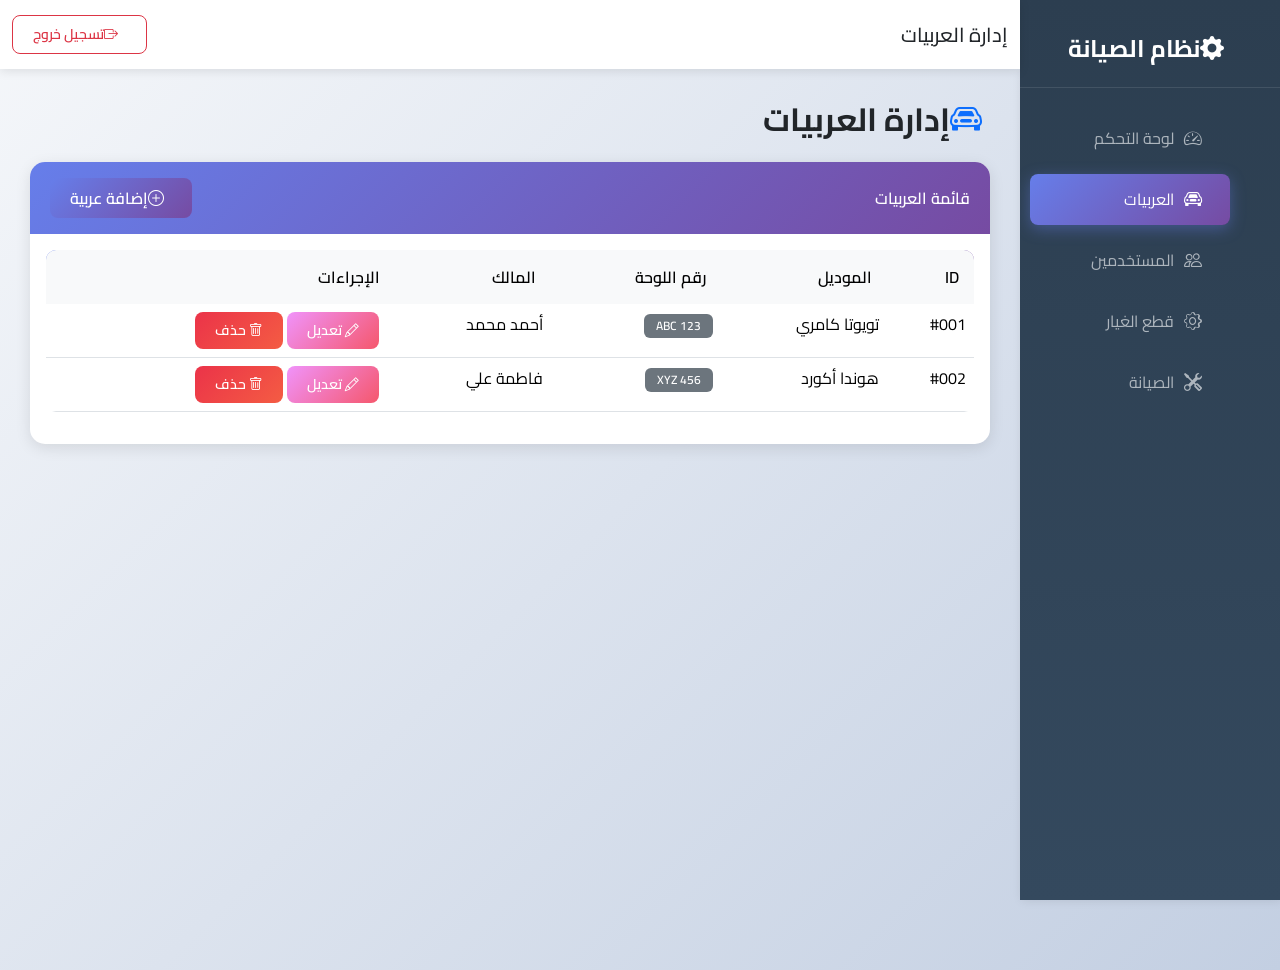
<file: vehicles.html>
<!DOCTYPE html>
<html lang="ar" dir="rtl">
<head>
    <meta charset="UTF-8">
    <meta name="viewport" content="width=device-width, initial-scale=1.0">
    <title>إدارة العربيات</title>
    <link href="https://cdn.jsdelivr.net/npm/bootstrap@5.3.0/dist/css/bootstrap.min.css" rel="stylesheet">
    <link href="https://fonts.googleapis.com/css2?family=Cairo:wght@400;600;700&display=swap" rel="stylesheet">
    <link rel="stylesheet" href="https://cdn.jsdelivr.net/npm/bootstrap-icons@1.11.1/font/bootstrap-icons.css">
    <link rel="stylesheet" href="main.css">
</head>
<body>
    <!-- Sidebar (same as dashboard) -->
    <div class="sidebar">
        <div class="sidebar-brand text-white">
            <h4 class="fw-bold"><i class="bi bi-gear-fill me-2"></i>نظام الصيانة</h4>
        </div>
        <ul class="nav flex-column">
            <li class="nav-item">
                <a class="nav-link" href="dashboard.html">
                    <i class="bi bi-speedometer2 me-2"></i>لوحة التحكم
                </a>
            </li>
            <li class="nav-item">
                <a class="nav-link active" href="vehicles.html">
                    <i class="bi bi-car-front me-2"></i>العربيات
                </a>
            </li>
            <li class="nav-item">
                <a class="nav-link" href="users.html">
                    <i class="bi bi-people me-2"></i>المستخدمين
                </a>
            </li>
            <li class="nav-item">
                <a class="nav-link" href="spare-parts.html">
                    <i class="bi bi-gear me-2"></i>قطع الغيار
                </a>
            </li>
            <li class="nav-item">
                <a class="nav-link" href="maintenance.html">
                    <i class="bi bi-tools me-2"></i>الصيانة
                </a>
            </li>
        </ul>
    </div>

    <!-- Navbar -->
    <nav class="navbar navbar-light bg-light fixed-top">
        <div class="container-fluid">
            <h5 class="mb-0">إدارة العربيات</h5>
            <button class="btn btn-outline-danger btn-sm" onclick="logout()">
                <i class="bi bi-box-arrow-right me-2"></i>تسجيل خروج
            </button>
        </div>
    </nav>

    <!-- Main Content -->
    <div class="main-content">
        <h2 class="fw-bold mb-4">
            <i class="bi bi-car-front text-primary me-2"></i>إدارة العربيات
        </h2>

        <div class="card">
            <div class="card-header bg-white d-flex justify-content-between align-items-center py-3">
                <span class="fw-semibold">قائمة العربيات</span>
                <button class="btn btn-primary" data-bs-toggle="modal" data-bs-target="#addVehicleModal">
                    <i class="bi bi-plus-circle me-2"></i>إضافة عربية
                </button>
            </div>
            <div class="card-body">
                <div class="table-responsive">
                    <table class="table table-hover">
                        <thead class="table-light">
                            <tr>
                                <th>ID</th>
                                <th>الموديل</th>
                                <th>رقم اللوحة</th>
                                <th>المالك</th>
                                <th>الإجراءات</th>
                            </tr>
                        </thead>
                        <tbody>
                            <tr>
                                <td>#001</td>
                                <td>تويوتا كامري</td>
                                <td><span class="badge bg-secondary">ABC 123</span></td>
                                <td>أحمد محمد</td>
                                <td>
                                    <button class="btn btn-sm btn-warning me-2" onclick="editVehicle(1)">
                                        <i class="bi bi-pencil"></i> تعديل
                                    </button>
                                    <button class="btn btn-sm btn-danger" onclick="deleteVehicle(1)">
                                        <i class="bi bi-trash"></i> حذف
                                    </button>
                                </td>
                            </tr>
                            <tr>
                                <td>#002</td>
                                <td>هوندا أكورد</td>
                                <td><span class="badge bg-secondary">XYZ 456</span></td>
                                <td>فاطمة علي</td>
                                <td>
                                    <button class="btn btn-sm btn-warning me-2" onclick="editVehicle(2)">
                                        <i class="bi bi-pencil"></i> تعديل
                                    </button>
                                    <button class="btn btn-sm btn-danger" onclick="deleteVehicle(2)">
                                        <i class="bi bi-trash"></i> حذف
                                    </button>
                                </td>
                            </tr>
                        </tbody>
                    </table>
                </div>
            </div>
        </div>
    </div>

    <!-- Add Vehicle Modal -->
    <div class="modal fade" id="addVehicleModal" tabindex="-1">
        <div class="modal-dialog">
            <div class="modal-content">
                <div class="modal-header">
                    <h5 class="modal-title">إضافة عربية جديدة</h5>
                    <button type="button" class="btn-close" data-bs-dismiss="modal"></button>
                </div>
                <div class="modal-body">
                    <form id="addVehicleForm">
                        <div class="mb-3">
                            <label class="form-label fw-semibold">الموديل</label>
                            <input type="text" class="form-control" required>
                        </div>
                        <div class="mb-3">
                            <label class="form-label fw-semibold">رقم اللوحة</label>
                            <input type="text" class="form-control" required>
                        </div>
                        <div class="mb-3">
                            <label class="form-label fw-semibold">المالك</label>
                            <select class="form-select" required>
                                <option value="">اختر المالك</option>
                                <option>أحمد محمد</option>
                                <option>فاطمة علي</option>
                            </select>
                        </div>
                    </form>
                </div>
                <div class="modal-footer">
                    <button type="button" class="btn btn-secondary" data-bs-dismiss="modal">إلغاء</button>
                    <button type="button" class="btn btn-primary" onclick="saveVehicle()">حفظ</button>
                </div>
            </div>
        </div>
    </div>

    <script src="https://cdn.jsdelivr.net/npm/bootstrap@5.3.0/dist/js/bootstrap.bundle.min.js"></script>
    <script src="js/navigation.js"></script>
    <script>
        function saveVehicle() {
            alert('تم إضافة العربية بنجاح!');
            bootstrap.Modal.getInstance(document.getElementById('addVehicleModal')).hide();
        }
        function editVehicle(id) {
            alert('تعديل العربية #' + id);
        }
        function deleteVehicle(id) {
            if(confirm('هل أنت متأكد من الحذف؟')) {
                alert('تم حذف العربية #' + id);
            }
        }
    </script>
</body>
</html>
</file>
<file: main.css>
@import url('https://fonts.googleapis.com/css2?family=Cairo:wght@300;400;600;700&display=swap');

* {
    font-family: 'Cairo', sans-serif;
}

body {
    background: linear-gradient(135deg, #f5f7fa 0%, #c3cfe2 100%);
    min-height: 100vh;
    direction: rtl;
}

.sidebar {
    position: fixed;
    top: 0;
    right: 0;
    height: 100vh;
    width: 260px;
    background: linear-gradient(180deg, #2c3e50 0%, #34495e 100%);
    padding-top: 20px;
    z-index: 1000;
    overflow-y: auto;
    box-shadow: 2px 0 10px rgba(0,0,0,0.1);
}

.sidebar-brand {
    padding: 15px 20px;
    text-align: center;
    border-bottom: 1px solid rgba(255,255,255,0.1);
    margin-bottom: 20px;
    color: white;
    font-weight: 700;
    font-size: 18px;
}

.sidebar .nav-link {
    color: #adb5bd;
    padding: 12px 20px;
    margin: 5px 10px;
    border-radius: 8px;
    transition: all 0.3s;
    display: flex;
    align-items: center;
}

.sidebar .nav-link i {
    margin-left: 10px;
    font-size: 18px;
}

.sidebar .nav-link:hover {
    background-color: rgba(102, 126, 234, 0.2);
    color: #fff;
    transform: translateX(-5px);
}

.sidebar .nav-link.active {
    background: linear-gradient(135deg, #667eea 0%, #764ba2 100%);
    color: white;
    box-shadow: 0 4px 15px rgba(102, 126, 234, 0.4);
}

.navbar {
    margin-right: 260px;
    background: white !important;
    box-shadow: 0 2px 10px rgba(0,0,0,0.1);
    padding: 15px 0;
}

.main-content {
    margin-right: 260px;
    padding: 30px;
    margin-top: 70px;
}

.card {
    border: none;
    border-radius: 15px;
    box-shadow: 0 4px 15px rgba(0,0,0,0.1);
    margin-bottom: 25px;
    transition: all 0.3s;
    overflow: hidden;
}

.card:hover {
    transform: translateY(-5px);
    box-shadow: 0 8px 25px rgba(0,0,0,0.15);
}

.card-header {
    background: linear-gradient(135deg, #667eea 0%, #764ba2 100%);
    color: white;
    border: none;
    padding: 15px 20px;
    font-weight: 600;
}

.stats-card {
    text-align: center;
    padding: 25px;
    border-radius: 15px;
    transition: all 0.3s;
    cursor: pointer;
}

.stats-card:hover {
    transform: translateY(-8px);
    box-shadow: 0 10px 30px rgba(0,0,0,0.2);
}

.stats-card h4 {
    font-size: 2.5rem;
    font-weight: 700;
    margin-bottom: 10px;
}

.stats-card p {
    font-size: 1rem;
    margin: 0;
    opacity: 0.9;
}

.table {
    border-radius: 10px;
    overflow: hidden;
}

.table thead {
    background: linear-gradient(135deg, #667eea 0%, #764ba2 100%);
    color: white;
}

.table thead th {
    border: none;
    padding: 15px;
    font-weight: 600;
}

.table tbody tr {
    transition: all 0.2s;
}

.table tbody tr:hover {
    background-color: #f8f9fa;
    transform: scale(1.01);
}

.table-bordered {
    border: none;
}

.table-bordered td, .table-bordered th {
    border: 1px solid #e9ecef;
}

.btn {
    border-radius: 8px;
    padding: 8px 20px;
    font-weight: 600;
    transition: all 0.3s;
}

.btn:hover {
    transform: translateY(-2px);
    box-shadow: 0 5px 15px rgba(0,0,0,0.2);
}

.btn-primary {
    background: linear-gradient(135deg, #667eea 0%, #764ba2 100%);
    border: none;
}

.btn-success {
    background: linear-gradient(135deg, #11998e 0%, #38ef7d 100%);
    border: none;
}

.btn-danger {
    background: linear-gradient(135deg, #eb3349 0%, #f45c43 100%);
    border: none;
}

.btn-warning {
    background: linear-gradient(135deg, #f093fb 0%, #f5576c 100%);
    border: none;
    color: white;
}

.form-control, .form-select {
    border-radius: 8px;
    border: 2px solid #e0e0e0;
    padding: 10px 15px;
    transition: all 0.3s;
}

.form-control:focus, .form-select:focus {
    border-color: #667eea;
    box-shadow: 0 0 0 0.2rem rgba(102, 126, 234, 0.25);
}

.alert {
    border-radius: 10px;
    border: none;
    padding: 15px 20px;
    box-shadow: 0 2px 10px rgba(0,0,0,0.1);
}

.badge {
    padding: 6px 12px;
    border-radius: 6px;
    font-weight: 600;
}

.modal-content {
    border-radius: 15px;
    border: none;
    box-shadow: 0 10px 40px rgba(0,0,0,0.2);
}

.modal-header {
    background: linear-gradient(135deg, #667eea 0%, #764ba2 100%);
    color: white;
    border-radius: 15px 15px 0 0;
    border: none;
}

.modal-header .btn-close {
    filter: brightness(0) invert(1);
}

.page-title {
    color: #2c3e50;
    font-weight: 700;
    margin-bottom: 30px;
    padding-bottom: 15px;
    border-bottom: 3px solid #667eea;
}

.section-title {
    color: #34495e;
    font-weight: 600;
    margin: 30px 0 20px 0;
}
</file>
